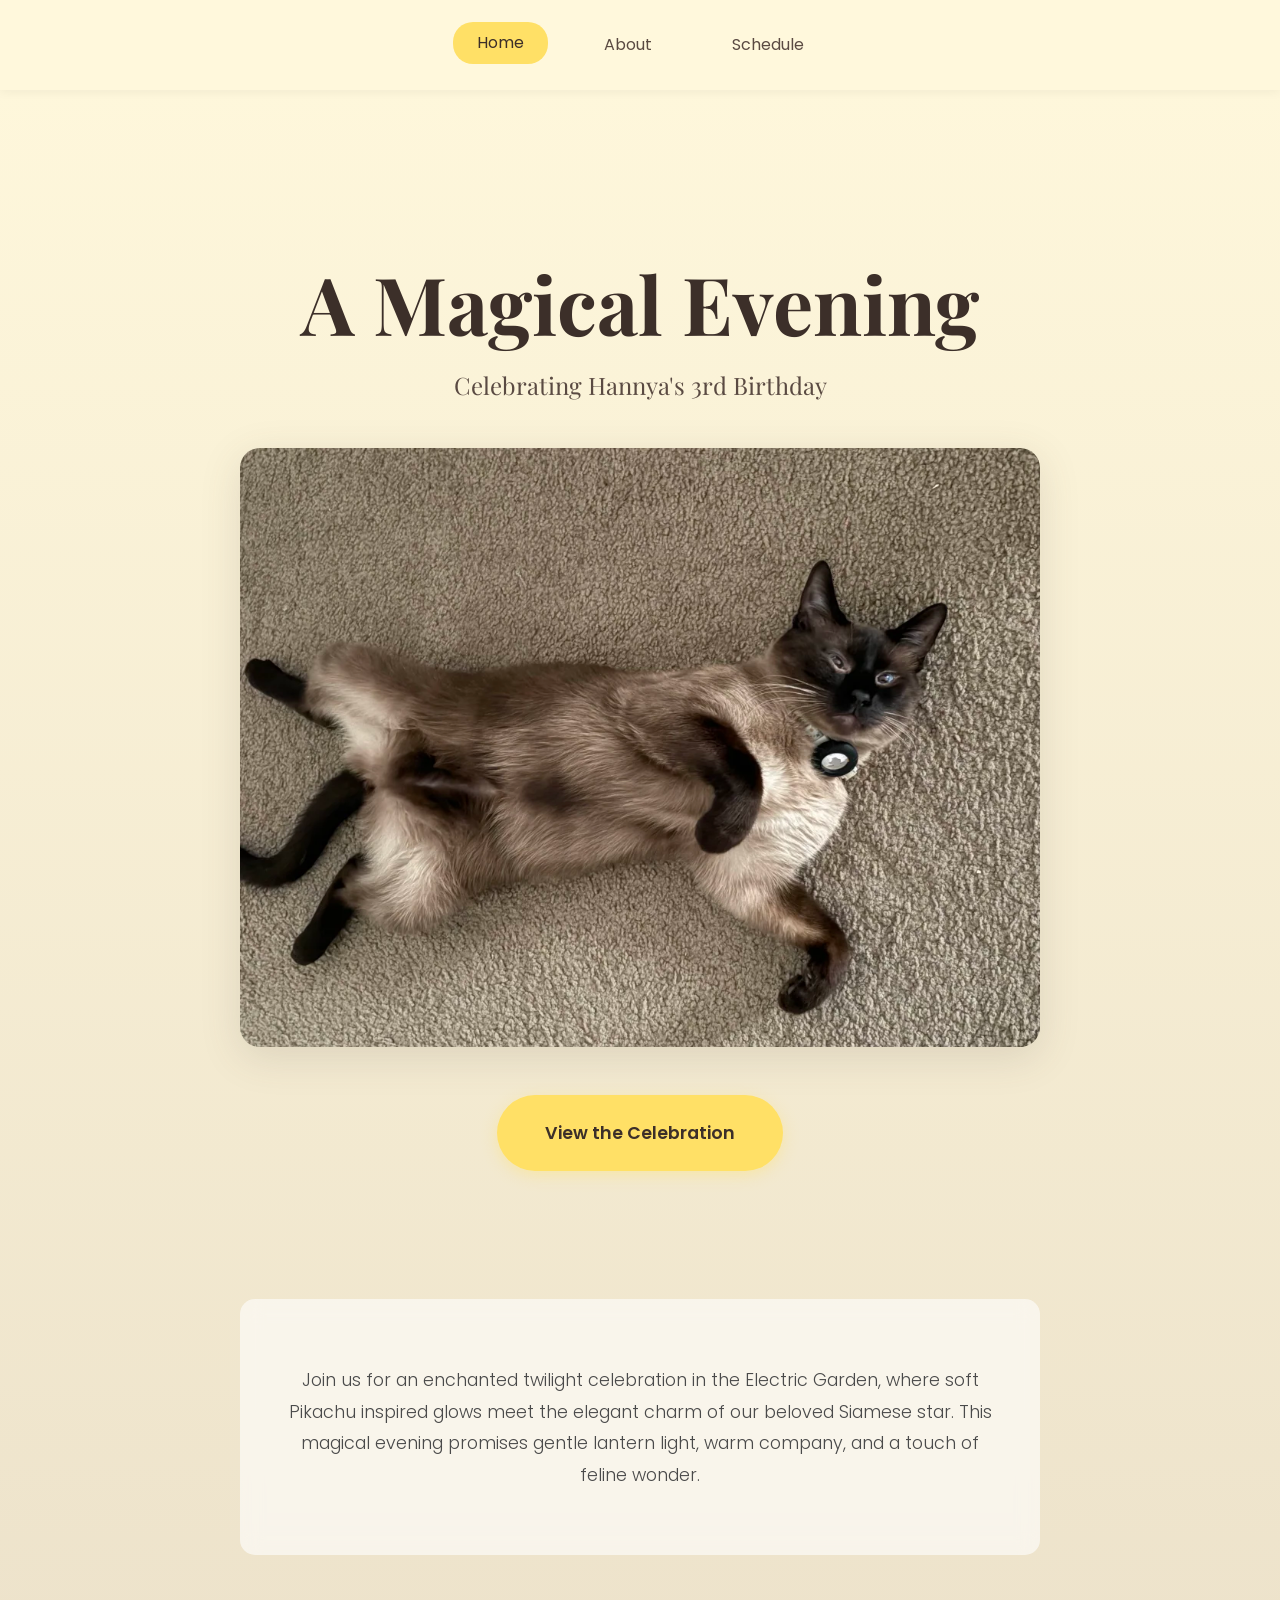
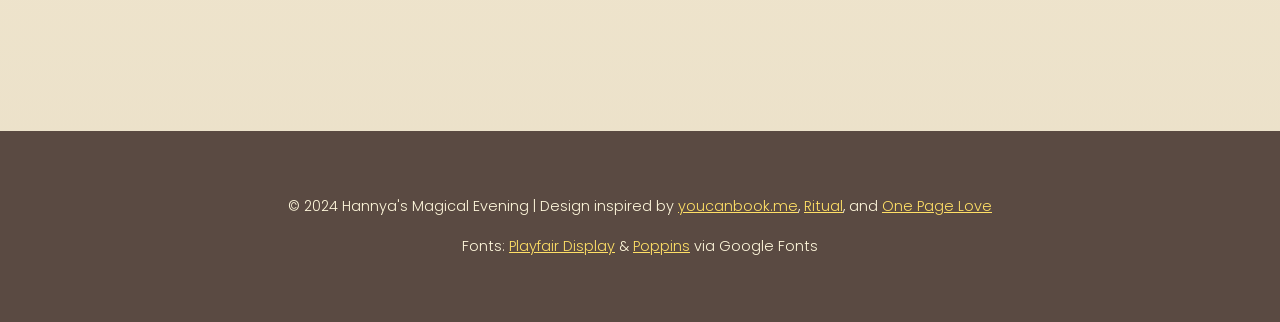
<file: index.html>
<!DOCTYPE html>
<html lang="en">
<head>
  <meta charset="UTF-8">
  <meta name="viewport" content="width=device-width, initial-scale=1.0">
  
  <title>A Magical Evening for Hannya & Friends</title>
  <meta name="description" content="Join us for a magical twilight celebration honoring Hannya's 3rd birthday in the enchanted Electric Garden.">
  
  <meta property="og:title" content="A Magical Evening for Hannya & Friends">
  <meta property="og:description" content="Celebrating Hannya's 3rd birthday with glow, magic, and feline charm.">
  <meta property="og:image" content="assets/og-image.jpg">
  <meta property="og:url" content="https://yoursite.com/index.html">

  <link rel="icon" href="assets/favicon.png">
  <meta name="theme-color" content="#FFE066">
  
  <link rel="stylesheet" href="normalize.css">
  <link rel="stylesheet" href="style.css">
  <script src="script.js" defer></script>
  
  <link rel="preconnect" href="https://fonts.googleapis.com">
  <link rel="preconnect" href="https://fonts.gstatic.com" crossorigin>
  <link href="https://fonts.googleapis.com/css2?family=Playfair+Display:wght@400;700&family=Poppins:wght@300;400;600&display=swap" rel="stylesheet">
</head>

  <body>
  
  <!-- Header & Navigation -->
  <header>
    <nav>
      <a href="index.html" class="active">Home</a>
      <a href="about.html">About</a>
      <a href="schedule.html">Schedule</a>
    </nav>
  </header>

  <!-- Main Content -->
  <main>
    <section class="hero">
      <h1>A Magical Evening</h1>
      <h2>Celebrating Hannya's 3rd Birthday</h2>
      <img src="assets/hannya-hero.jpg" class="hero-image">
      <a href="schedule.html" class="cta-button">View the Celebration</a>
    </section>

    <section class="intro">
      <p>Join us for an enchanted twilight celebration in the Electric Garden, where soft Pikachu inspired glows meet the elegant charm of our beloved Siamese star. This magical evening promises gentle lantern light, warm company, and a touch of feline wonder.</p>
    </section>
  </main>

    <!-- Footer -->
  <footer>
    <p>&copy; 2024 Hannya's Magical Evening | Design inspired by <a href="https://youcanbook.me/" target="_blank">youcanbook.me</a>, <a href="https://ritual.com" target="_blank">Ritual</a>, and <a href="https://onepagelove.com/tag/whimsical" target="_blank">One Page Love</a></p>
    <p>Fonts: <a href="https://fonts.google.com/specimen/Playfair+Display" target="_blank">Playfair Display</a> & <a href="https://fonts.google.com/specimen/Poppins" target="_blank">Poppins</a> via Google Fonts</p>
  </footer>

  <!-- JavaScript -->
  <script src="script.js"></script>
</body>
</html>
</file>
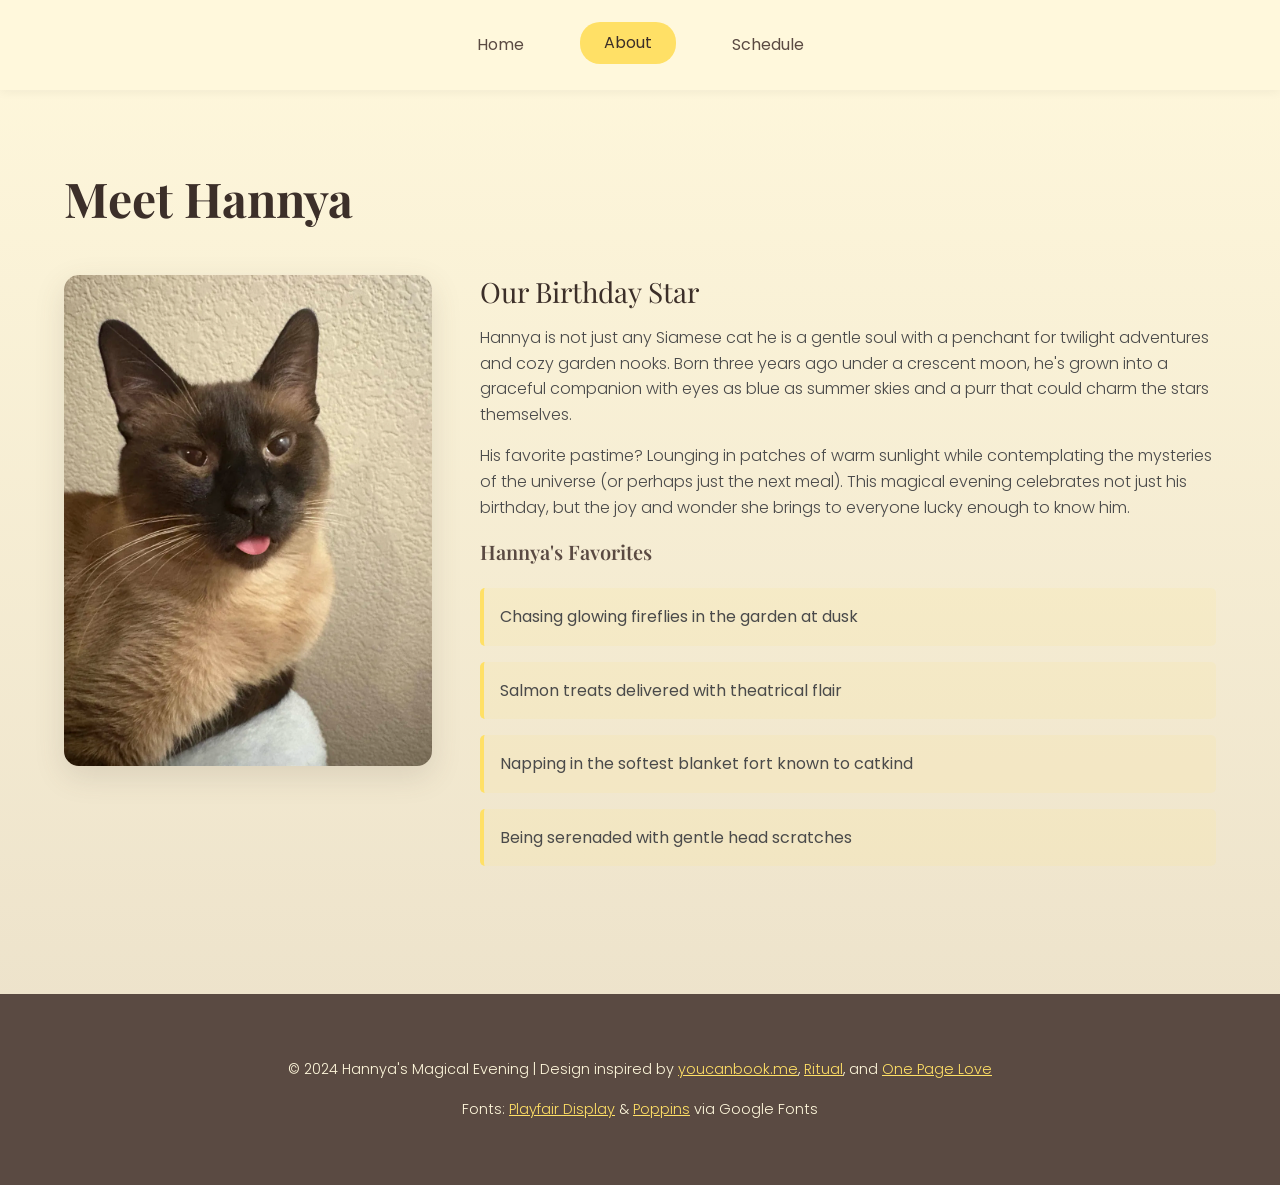
<file: about.html>
<!DOCTYPE html>
<html lang="en">
<head>
  <meta charset="UTF-8">
  <meta name="viewport" content="width=device-width, initial-scale=1.0">
  
  <title>About Hannya</title>
  <meta name="description" content="Meet Hannya, our elegant Siamese birthday star turning three with grace, charm, and a love for cozy garden corners.">
  
  <meta property="og:title" content="About Hannya Our Birthday Star">
  <meta property="og:description" content="Discover the story of Hannya, the Siamese cat who inspired this magical celebration.">
  <meta property="og:image" content="assets/og-image.jpg">
  <meta property="og:url" content="https://yoursite.com/about.html">
  
  <link rel="icon" href="assets/favicon.png">
  <meta name="theme-color" content="#FFE066">
  
  <link rel="stylesheet" href="normalize.css">
  <link rel="stylesheet" href="style.css">
  <script src="script.js" defer></script>
  
  <link rel="preconnect" href="https://fonts.googleapis.com">
  <link rel="preconnect" href="https://fonts.gstatic.com" crossorigin>
  <link href="https://fonts.googleapis.com/css2?family=Playfair+Display:wght@400;700&family=Poppins:wght@300;400;600&display=swap" rel="stylesheet">
</head>
<body>

  <!-- Header & Navigation -->
  <header>
    <nav>
      <a href="index.html">Home</a>
      <a href="about.html" class="active">About</a>
      <a href="schedule.html">Schedule</a>
    </nav>
  </header>

   <!-- Main Content -->
  <main>
    <h1>Meet Hannya</h1>
    
    <section class="about-content">
      <div class="about-image">
        <img src="assets/hannya-about.jpg">
      </div>
      
      <div class="about-text">
        <h2>Our Birthday Star</h2>
        <p>Hannya is not just any Siamese cat he is a gentle soul with a penchant for twilight adventures and cozy garden nooks. Born three years ago under a crescent moon, he's grown into a graceful companion with eyes as blue as summer skies and a purr that could charm the stars themselves.</p>
        
        <p>His favorite pastime? Lounging in patches of warm sunlight while contemplating the mysteries of the universe (or perhaps just the next meal). This magical evening celebrates not just his birthday, but the joy and wonder she brings to everyone lucky enough to know him.</p>
        
        <h3>Hannya's Favorites</h3>
        <ul>
          <li>Chasing glowing fireflies in the garden at dusk</li>
          <li>Salmon treats delivered with theatrical flair</li>
          <li>Napping in the softest blanket fort known to catkind</li>
          <li>Being serenaded with gentle head scratches</li>
        </ul>
      </div>
    </section>
  </main>

    <!-- Footer -->
  <footer>
    <p>&copy; 2024 Hannya's Magical Evening | Design inspired by <a href="https://youcanbook.me/" target="_blank">youcanbook.me</a>, <a href="https://ritual.com" target="_blank">Ritual</a>, and <a href="https://onepagelove.com/tag/whimsical" target="_blank">One Page Love</a></p>
    <p>Fonts: <a href="https://fonts.google.com/specimen/Playfair+Display" target="_blank">Playfair Display</a> & <a href="https://fonts.google.com/specimen/Poppins" target="_blank">Poppins</a> via Google Fonts</p>
  </footer>

  <!-- JavaScript -->
  <script src="script.js"></script>
</body>
</html>
</file>
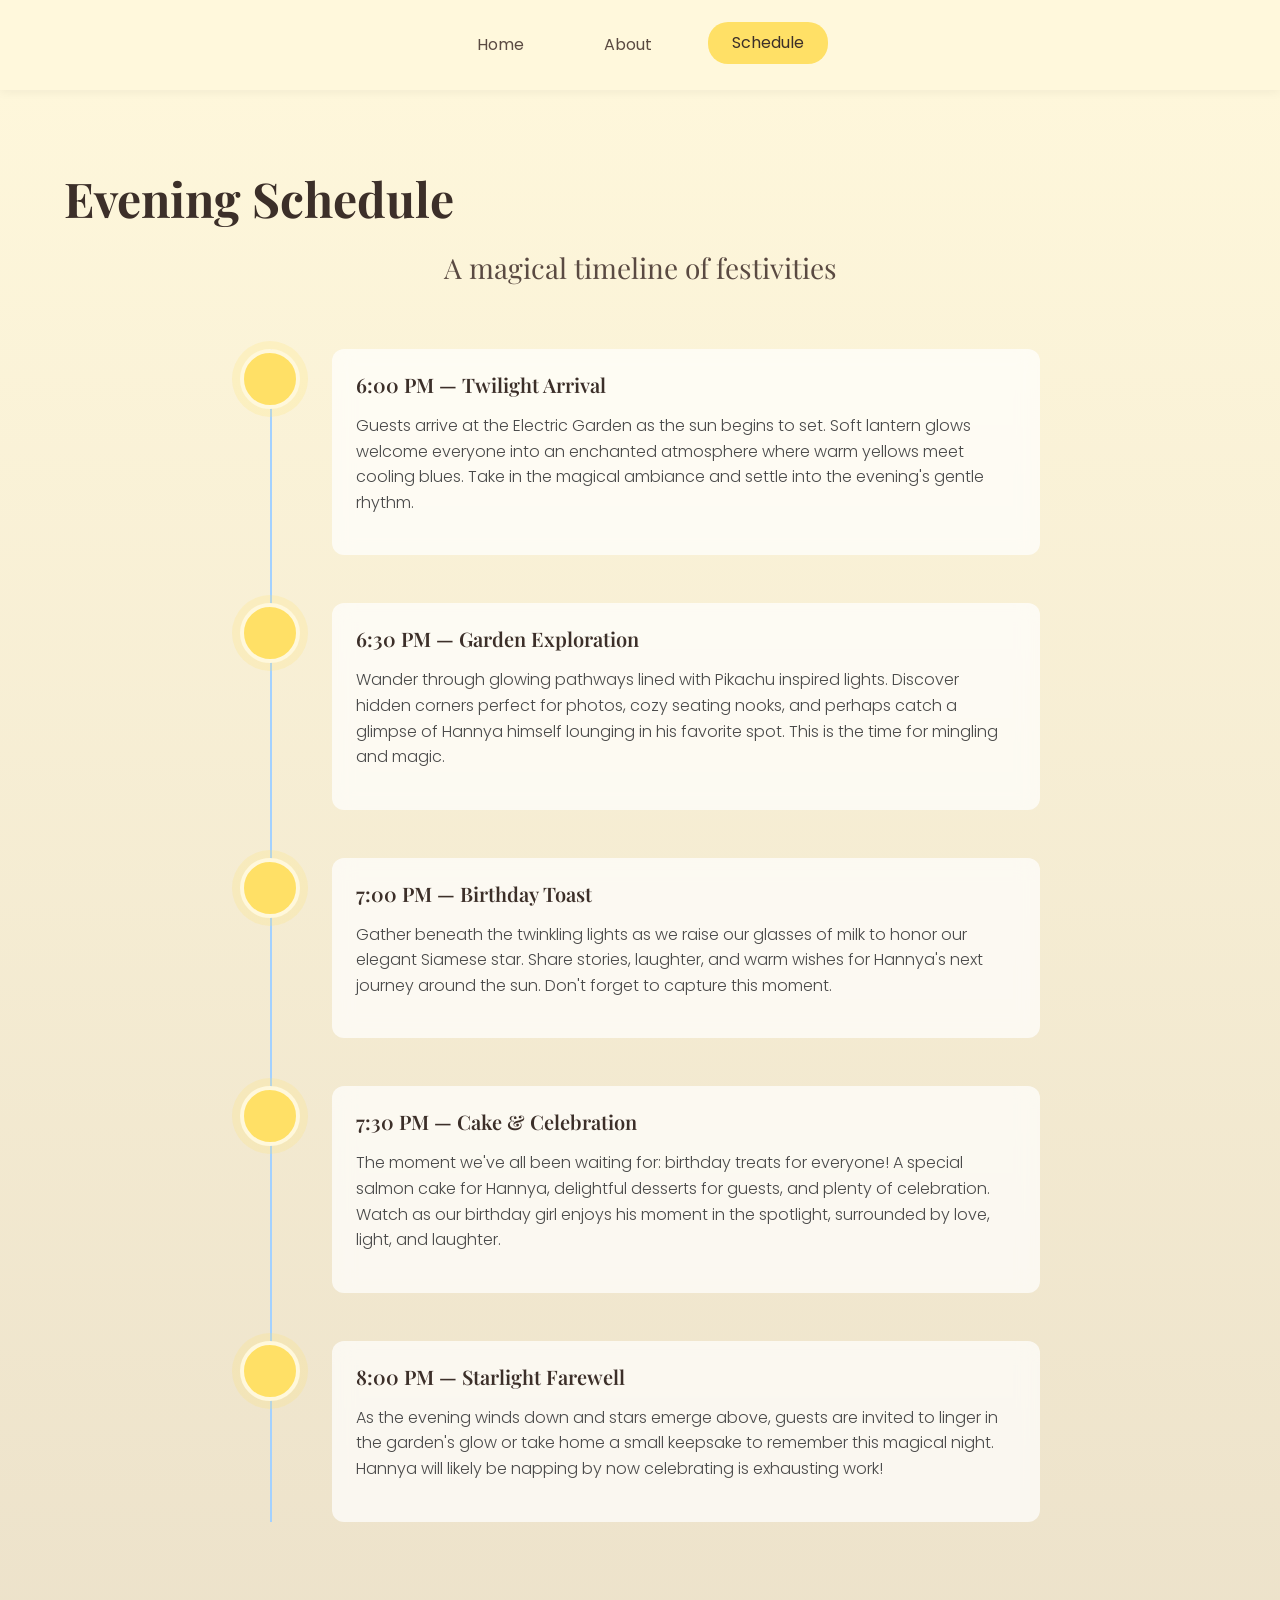
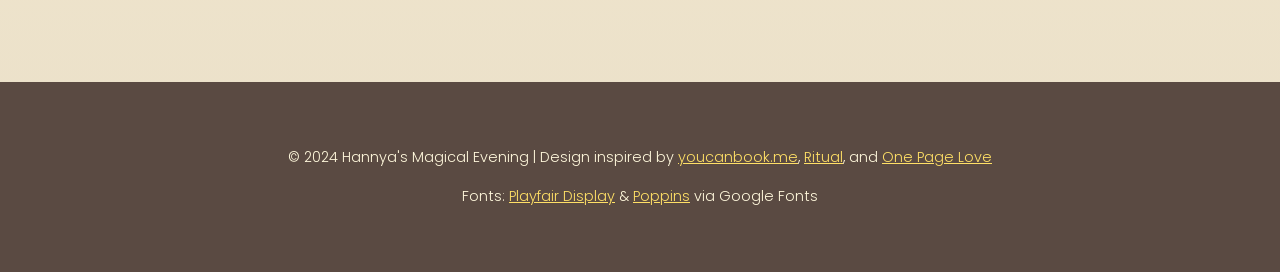
<file: schedule.html>
<!DOCTYPE html>
<html lang="en">
<head>
  <meta charset="UTF-8">
  <meta name="viewport" content="width=device-width, initial-scale=1.0">
  
  <title>Event Schedule</title>
  <meta name="description" content="Follow the evening's magical timeline from twilight arrival to cake celebration in the Electric Garden.">
  
  <meta property="og:title" content="Event Schedule — Hannya's Birthday Celebration">
  <meta property="og:description" content="A detailed timeline of the magical evening's festivities and surprises.">
  <meta property="og:image" content="assets/og-image.jpg">
  <meta property="og:url" content="https://yoursite.com/schedule.html">

  <link rel="icon" href="assets/favicon.png">
  <meta name="theme-color" content="#FFE066">
  
  <link rel="stylesheet" href="normalize.css">
  <link rel="stylesheet" href="style.css">
  <script src="script.js" defer></script>
  
  <link rel="preconnect" href="https://fonts.googleapis.com">
  <link rel="preconnect" href="https://fonts.gstatic.com" crossorigin>
  <link href="https://fonts.googleapis.com/css2?family=Playfair+Display:wght@400;700&family=Poppins:wght@300;400;600&display=swap" rel="stylesheet">

  </head>
<body>
  
  <!-- Header & Navigation -->
  <header>
    <nav>
      <a href="index.html">Home</a>
      <a href="about.html">About</a>
      <a href="schedule.html" class="active">Schedule</a>
    </nav>
  </header>

   <!-- Main Content -->
  <main>
    <h1>Evening Schedule</h1>
    <h2 class="schedule-subtitle">A magical timeline of festivities</h2>
    
    <section class="timeline">
      <div class="timeline-item">
        <div class="timeline-marker"></div>
        <div class="timeline-content">
          <h3>6:00 PM — Twilight Arrival</h3>
          <p>Guests arrive at the Electric Garden as the sun begins to set. Soft lantern glows welcome everyone into an enchanted atmosphere where warm yellows meet cooling blues. Take in the magical ambiance and settle into the evening's gentle rhythm.</p>
        </div>
      </div>

       <div class="timeline-item">
        <div class="timeline-marker"></div>
        <div class="timeline-content">
          <h3>6:30 PM — Garden Exploration</h3>
          <p>Wander through glowing pathways lined with Pikachu inspired lights. Discover hidden corners perfect for photos, cozy seating nooks, and perhaps catch a glimpse of Hannya himself lounging in his favorite spot. This is the time for mingling and magic.</p>
        </div>
      </div>

      <div class="timeline-item">
        <div class="timeline-marker"></div>
        <div class="timeline-content">
          <h3>7:00 PM — Birthday Toast</h3>
          <p>Gather beneath the twinkling lights as we raise our glasses of milk to honor our elegant Siamese star. Share stories, laughter, and warm wishes for Hannya's next journey around the sun. Don't forget to capture this moment.</p>
        </div>
      </div>

      <div class="timeline-item">
        <div class="timeline-marker"></div>
        <div class="timeline-content">
          <h3>7:30 PM — Cake & Celebration</h3>
          <p>The moment we've all been waiting for: birthday treats for everyone! A special salmon cake for Hannya, delightful desserts for guests, and plenty of celebration. Watch as our birthday girl enjoys his moment in the spotlight, surrounded by love, light, and laughter.</p>
        </div>
      </div>

      <div class="timeline-item">
        <div class="timeline-marker"></div>
        <div class="timeline-content">
          <h3>8:00 PM — Starlight Farewell</h3>
          <p>As the evening winds down and stars emerge above, guests are invited to linger in the garden's glow or take home a small keepsake to remember this magical night. Hannya will likely be napping by now celebrating is exhausting work!</p>
        </div>
      </div>
    </section>
  </main>

  <!-- Footer -->
  <footer>
    <p>&copy; 2024 Hannya's Magical Evening | Design inspired by <a href="https://youcanbook.me/" target="_blank">youcanbook.me</a>, <a href="https://ritual.com" target="_blank">Ritual</a>, and <a href="https://onepagelove.com/tag/whimsical" target="_blank">One Page Love</a></p>
    <p>Fonts: <a href="https://fonts.google.com/specimen/Playfair+Display" target="_blank">Playfair Display</a> & <a href="https://fonts.google.com/specimen/Poppins" target="_blank">Poppins</a> via Google Fonts</p>
  </footer>

  <!-- JavaScript -->
  <script src="script.js"></script>
</body>
</html>
</file>
<file: style.css>
/* CSS Variables - Color Palette */
:root {
  /* Primary Colors */
  --pikachu-glow: #FFE066;
  --garden-cream: #FFF8DC;
  --soft-blue: #A3D1FF;
  
  /* Secondary Siamese Notes */
  --fur-beige: #EADFC8;
  --cocoa-shadow: #5A4A42;
  --deep-mocha: #3C2F29;
  
  /* Text */
  --warm-gray: #4A4A4A;
  
  /* Spacing Scale */
  --space-xs: 0.5rem;
  --space-sm: 1rem;
  --space-md: 1.5rem;
  --space-lg: 2rem;
  --space-xl: 3rem;
  --space-xxl: 4rem;
}

* {
  box-sizing: border-box;
}

body {
  font-family: 'Poppins', sans-serif;
  color: var(--warm-gray);
  background: linear-gradient(180deg, var(--garden-cream) 0%, var(--fur-beige) 100%);
  line-height: 1.6;
  min-height: 100vh;
}

h1, h2, h3 {
  font-family: 'Playfair Display', serif;
  color: var(--deep-mocha);
  line-height: 1.2;
}

h1 {
  font-size: 3rem;
  font-weight: 700;
  margin-bottom: var(--space-md);
}

h2 {
  font-size: 1.75rem;
  font-weight: 400;
  margin-bottom: var(--space-sm);
}

h3 {
  font-size: 1.25rem;
  font-weight: 600;
  margin-bottom: var(--space-xs);
  color: var(--cocoa-shadow);
}

p {
  margin-bottom: var(--space-sm);
  font-size: 1rem;
  font-weight: 300;
}

a {
  color: var(--cocoa-shadow);
  text-decoration: none;
  transition: color 0.3s ease;
}

a:hover {
  color: var(--deep-mocha);
}

header {
  background: var(--garden-cream);
  padding: var(--space-md) 0;
  box-shadow: 0 2px 10px rgba(0, 0, 0, 0.05);
  position: sticky;
  top: 0;
  z-index: 100;
}

nav {
  max-width: 1200px;
  margin: 0 auto;
  display: flex;
  justify-content: center;
  gap: var(--space-lg);
  padding: 0 var(--space-md);
}

nav a {
  font-family: 'Poppins', sans-serif;
  font-weight: 400;
  font-size: 1rem;
  padding: var(--space-xs) var(--space-md);
  border-radius: 20px;
  transition: all 0.3s ease;
}

nav a:hover,
nav a.active {
  background: var(--pikachu-glow);
  color: var(--deep-mocha);
  transform: translateY(-2px);
}

main {
  max-width: 1200px;
  margin: 0 auto;
  padding: var(--space-xl) var(--space-md);
}

.hero {
  text-align: center;
  padding: var(--space-xxl) 0;
}

.hero h1 {
  font-size: 4rem;
  color: var(--deep-mocha);
  margin-bottom: var(--space-sm);
}

.hero h2 {
  color: var(--cocoa-shadow);
  font-size: 1.5rem;
  font-weight: 300;
  margin-bottom: var(--space-xl);
}

.hero-image {
  width: 100%;
  max-width: 800px;
  height: auto;
  border-radius: 20px;
  margin: var(--space-xl) auto;
  box-shadow: 0 10px 40px rgba(90, 74, 66, 0.15);
  display: block;
}

/* CTA Button */
.cta-button {
  display: inline-block;
  background: var(--pikachu-glow);
  color: var(--deep-mocha);
  font-family: 'Poppins', sans-serif;
  font-weight: 600;
  font-size: 1.1rem;
  padding: var(--space-md) var(--space-xl);
  border-radius: 50px;
  transition: all 0.3s ease;
  box-shadow: 0 4px 15px rgba(255, 224, 102, 0.4);
}

.cta-button:hover {
  transform: translateY(-3px);
  box-shadow: 0 8px 25px rgba(255, 224, 102, 0.6);
  background: #FFD94D;
}

/* Intro Section */
.intro {
  max-width: 800px;
  margin: var(--space-xxl) auto;
  text-align: center;
  padding: var(--space-xl);
  background: rgba(255, 255, 255, 0.6);
  border-radius: 15px;
  backdrop-filter: blur(10px);
}

.intro p {
  font-size: 1.1rem;
  line-height: 1.8;
}

.about-content {
  display: grid;
  grid-template-columns: 1fr 1.5fr;
  gap: var(--space-xl);
  align-items: start;
  margin-top: var(--space-xl);
}

.about-image img {
  width: 100%;
  height: auto;
  border-radius: 15px;
  box-shadow: 0 10px 30px rgba(90, 74, 66, 0.15);
}

.about-text h2 {
  margin-top: 0;
}

.about-text ul {
  list-style: none;
  padding: 0;
  margin-top: var(--space-md);
}

.about-text ul li {
  padding: var(--space-sm);
  margin-bottom: var(--space-sm);
  background: rgba(255, 224, 102, 0.1);
  border-left: 4px solid var(--pikachu-glow);
  border-radius: 5px;
  transition: all 0.3s ease;
}

.about-text ul li:hover {
  background: rgba(255, 224, 102, 0.2);
  transform: translateX(5px);
}

.schedule-subtitle {
  text-align: center;
  color: var(--cocoa-shadow);
  font-weight: 300;
  margin-bottom: var(--space-xxl);
}

.timeline {
  max-width: 800px;
  margin: 0 auto;
  position: relative;
}

.timeline::before {
  content: '';
  position: absolute;
  left: 30px;
  top: 0;
  bottom: 0;
  width: 2px;
  background: var(--soft-blue);
}

.timeline-item {
  display: flex;
  gap: var(--space-lg);
  margin-bottom: var(--space-xl);
  position: relative;
}

.timeline-marker {
  width: 60px;
  height: 60px;
  border-radius: 50%;
  background: var(--pikachu-glow);
  border: 4px solid var(--garden-cream);
  flex-shrink: 0;
  position: relative;
  z-index: 2;
  box-shadow: 0 0 0 8px rgba(255, 224, 102, 0.2);
  animation: lanternPulse 3s ease-in-out infinite;
}

/* Lantern Pulse Animation */
@keyframes lanternPulse {
  0%, 100% {
    box-shadow: 0 0 0 8px rgba(255, 224, 102, 0.2);
    transform: scale(1);
  }
  50% {
    box-shadow: 0 0 0 15px rgba(255, 224, 102, 0.1);
    transform: scale(1.05);
  }
}

.timeline-content {
  flex: 1;
  background: rgba(255, 255, 255, 0.7);
  padding: var(--space-md);
  border-radius: 12px;
  backdrop-filter: blur(10px);
  transition: all 0.3s ease;
}

.timeline-content:hover {
  background: rgba(255, 255, 255, 0.9);
  transform: translateX(5px);
  box-shadow: 0 5px 20px rgba(90, 74, 66, 0.1);
}

.timeline-content h3 {
  margin-top: 0;
  color: var(--deep-mocha);
}

footer {
  background: var(--cocoa-shadow);
  color: var(--garden-cream);
  text-align: center;
  padding: var(--space-xl) var(--space-md);
  margin-top: var(--space-xxl);
}

footer p {
  margin: var(--space-sm) 0;
  font-size: 0.9rem;
}

footer a {
  color: var(--pikachu-glow);
  text-decoration: underline;
}

footer a:hover {
  color: var(--garden-cream);
}

@media (max-width: 480px) {
  h1 {
    font-size: 2rem;
  }
  
  h2 {
    font-size: 1.25rem;
  }
  
  h3 {
    font-size: 1rem;
  }
  
  nav {
    gap: var(--space-sm);
  }
  
  nav a {
    font-size: 0.9rem;
    padding: var(--space-xs) var(--space-sm);
  }
  
  .hero {
    padding: var(--space-lg) 0;
  }
  
  .hero h1 {
    font-size: 2.5rem;
  }
  
  .hero h2 {
    font-size: 1.1rem;
  }
  
  .cta-button {
    font-size: 1rem;
    padding: var(--space-sm) var(--space-lg);
  }
  
  /* About Page - Stack Layout */
  .about-content {
    grid-template-columns: 1fr;
    gap: var(--space-md);
  }
  
  /* Timeline Mobile */
  .timeline::before {
    left: 20px;
  }
  
  .timeline-item {
    gap: var(--space-sm);
  }
  
  .timeline-marker {
    width: 40px;
    height: 40px;
  }
  
  .timeline-content {
    padding: var(--space-sm);
  }
}

@media (min-width: 1025px) {
  .hero h1 {
    font-size: 5rem;
  }
  
  .about-content {
    grid-template-columns: 1fr 2fr;
  }
}
</file>
